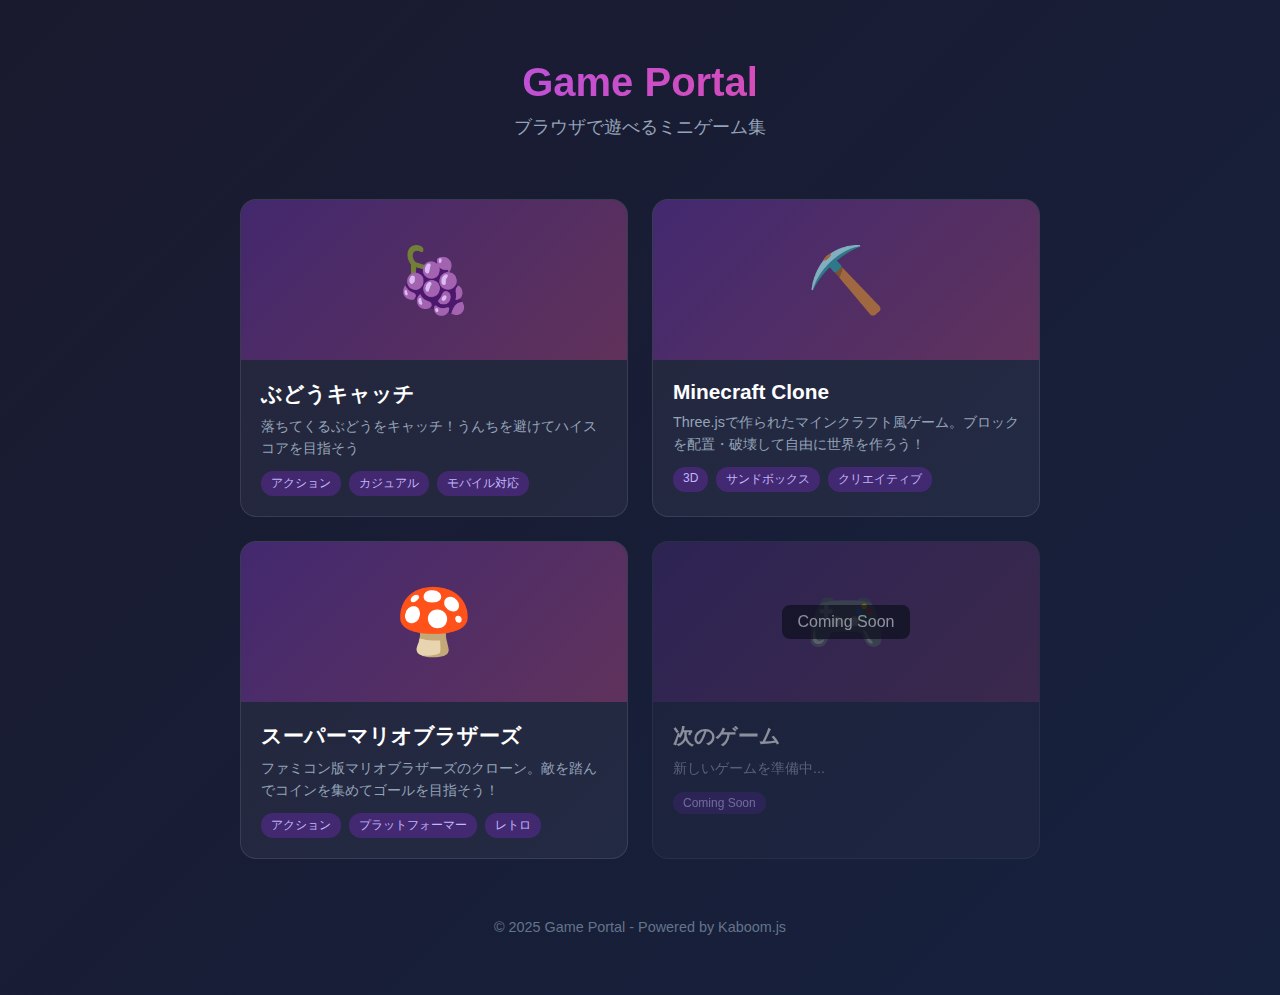
<file: index.html>
<!DOCTYPE html>
<html lang="ja">
<head>
    <meta charset="UTF-8">
    <meta name="viewport" content="width=device-width, initial-scale=1.0, maximum-scale=1.0, user-scalable=no">
    <meta name="apple-mobile-web-app-capable" content="yes">
    <title>ゲームポータル</title>
    <style>
        * {
            box-sizing: border-box;
            margin: 0;
            padding: 0;
        }
        body {
            font-family: -apple-system, BlinkMacSystemFont, 'Segoe UI', Roboto, sans-serif;
            background: linear-gradient(135deg, #1a1a2e 0%, #16213e 100%);
            min-height: 100vh;
            color: white;
            padding: 20px;
        }
        .container {
            max-width: 800px;
            margin: 0 auto;
        }
        header {
            text-align: center;
            padding: 40px 0;
        }
        header h1 {
            font-size: 2.5rem;
            margin-bottom: 10px;
            background: linear-gradient(90deg, #a855f7, #ec4899);
            -webkit-background-clip: text;
            -webkit-text-fill-color: transparent;
            background-clip: text;
        }
        header p {
            color: #94a3b8;
            font-size: 1.1rem;
        }
        .games-grid {
            display: grid;
            grid-template-columns: repeat(auto-fill, minmax(280px, 1fr));
            gap: 24px;
            padding: 20px 0;
        }
        .game-card {
            background: rgba(255, 255, 255, 0.05);
            border: 1px solid rgba(255, 255, 255, 0.1);
            border-radius: 16px;
            overflow: hidden;
            transition: transform 0.3s, box-shadow 0.3s;
            text-decoration: none;
            color: inherit;
            display: block;
        }
        .game-card:hover {
            transform: translateY(-5px);
            box-shadow: 0 20px 40px rgba(138, 43, 226, 0.3);
            border-color: rgba(138, 43, 226, 0.5);
        }
        .game-thumbnail {
            height: 160px;
            display: flex;
            align-items: center;
            justify-content: center;
            font-size: 4rem;
            background: linear-gradient(135deg, rgba(138, 43, 226, 0.3), rgba(236, 72, 153, 0.3));
        }
        .game-info {
            padding: 20px;
        }
        .game-info h2 {
            font-size: 1.3rem;
            margin-bottom: 8px;
        }
        .game-info p {
            color: #94a3b8;
            font-size: 0.9rem;
            line-height: 1.5;
        }
        .game-tags {
            display: flex;
            gap: 8px;
            margin-top: 12px;
            flex-wrap: wrap;
        }
        .tag {
            background: rgba(138, 43, 226, 0.3);
            padding: 4px 10px;
            border-radius: 12px;
            font-size: 0.75rem;
            color: #c4b5fd;
        }
        .coming-soon {
            opacity: 0.5;
            pointer-events: none;
        }
        .coming-soon .game-thumbnail::after {
            content: 'Coming Soon';
            position: absolute;
            background: rgba(0, 0, 0, 0.7);
            padding: 8px 16px;
            border-radius: 8px;
            font-size: 1rem;
        }
        .coming-soon .game-thumbnail {
            position: relative;
        }
        footer {
            text-align: center;
            padding: 40px 0;
            color: #64748b;
            font-size: 0.9rem;
        }
        @media (max-width: 480px) {
            header h1 {
                font-size: 1.8rem;
            }
            .games-grid {
                grid-template-columns: 1fr;
            }
        }
    </style>
</head>
<body>
    <div class="container">
        <header>
            <h1>Game Portal</h1>
            <p>ブラウザで遊べるミニゲーム集</p>
        </header>

        <div class="games-grid">
            <!-- ぶどうキャッチゲーム -->
            <a href="./grape-catch/" class="game-card">
                <div class="game-thumbnail">🍇</div>
                <div class="game-info">
                    <h2>ぶどうキャッチ</h2>
                    <p>落ちてくるぶどうをキャッチ！うんちを避けてハイスコアを目指そう</p>
                    <div class="game-tags">
                        <span class="tag">アクション</span>
                        <span class="tag">カジュアル</span>
                        <span class="tag">モバイル対応</span>
                    </div>
                </div>
            </a>

            <!-- Minecraft Clone -->
            <a href="./minecraft/" class="game-card">
                <div class="game-thumbnail">⛏️</div>
                <div class="game-info">
                    <h2>Minecraft Clone</h2>
                    <p>Three.jsで作られたマインクラフト風ゲーム。ブロックを配置・破壊して自由に世界を作ろう！</p>
                    <div class="game-tags">
                        <span class="tag">3D</span>
                        <span class="tag">サンドボックス</span>
                        <span class="tag">クリエイティブ</span>
                    </div>
                </div>
            </a>

            <!-- Super Mario Bros Clone -->
            <a href="./mario/" class="game-card">
                <div class="game-thumbnail">🍄</div>
                <div class="game-info">
                    <h2>スーパーマリオブラザーズ</h2>
                    <p>ファミコン版マリオブラザーズのクローン。敵を踏んでコインを集めてゴールを目指そう！</p>
                    <div class="game-tags">
                        <span class="tag">アクション</span>
                        <span class="tag">プラットフォーマー</span>
                        <span class="tag">レトロ</span>
                    </div>
                </div>
            </a>

            <!-- 今後追加するゲーム用のプレースホルダー -->
            <div class="game-card coming-soon">
                <div class="game-thumbnail">🎮</div>
                <div class="game-info">
                    <h2>次のゲーム</h2>
                    <p>新しいゲームを準備中...</p>
                    <div class="game-tags">
                        <span class="tag">Coming Soon</span>
                    </div>
                </div>
            </div>
        </div>

        <footer>
            <p>© 2025 Game Portal - Powered by Kaboom.js</p>
        </footer>
    </div>
</body>
</html>
</file>
